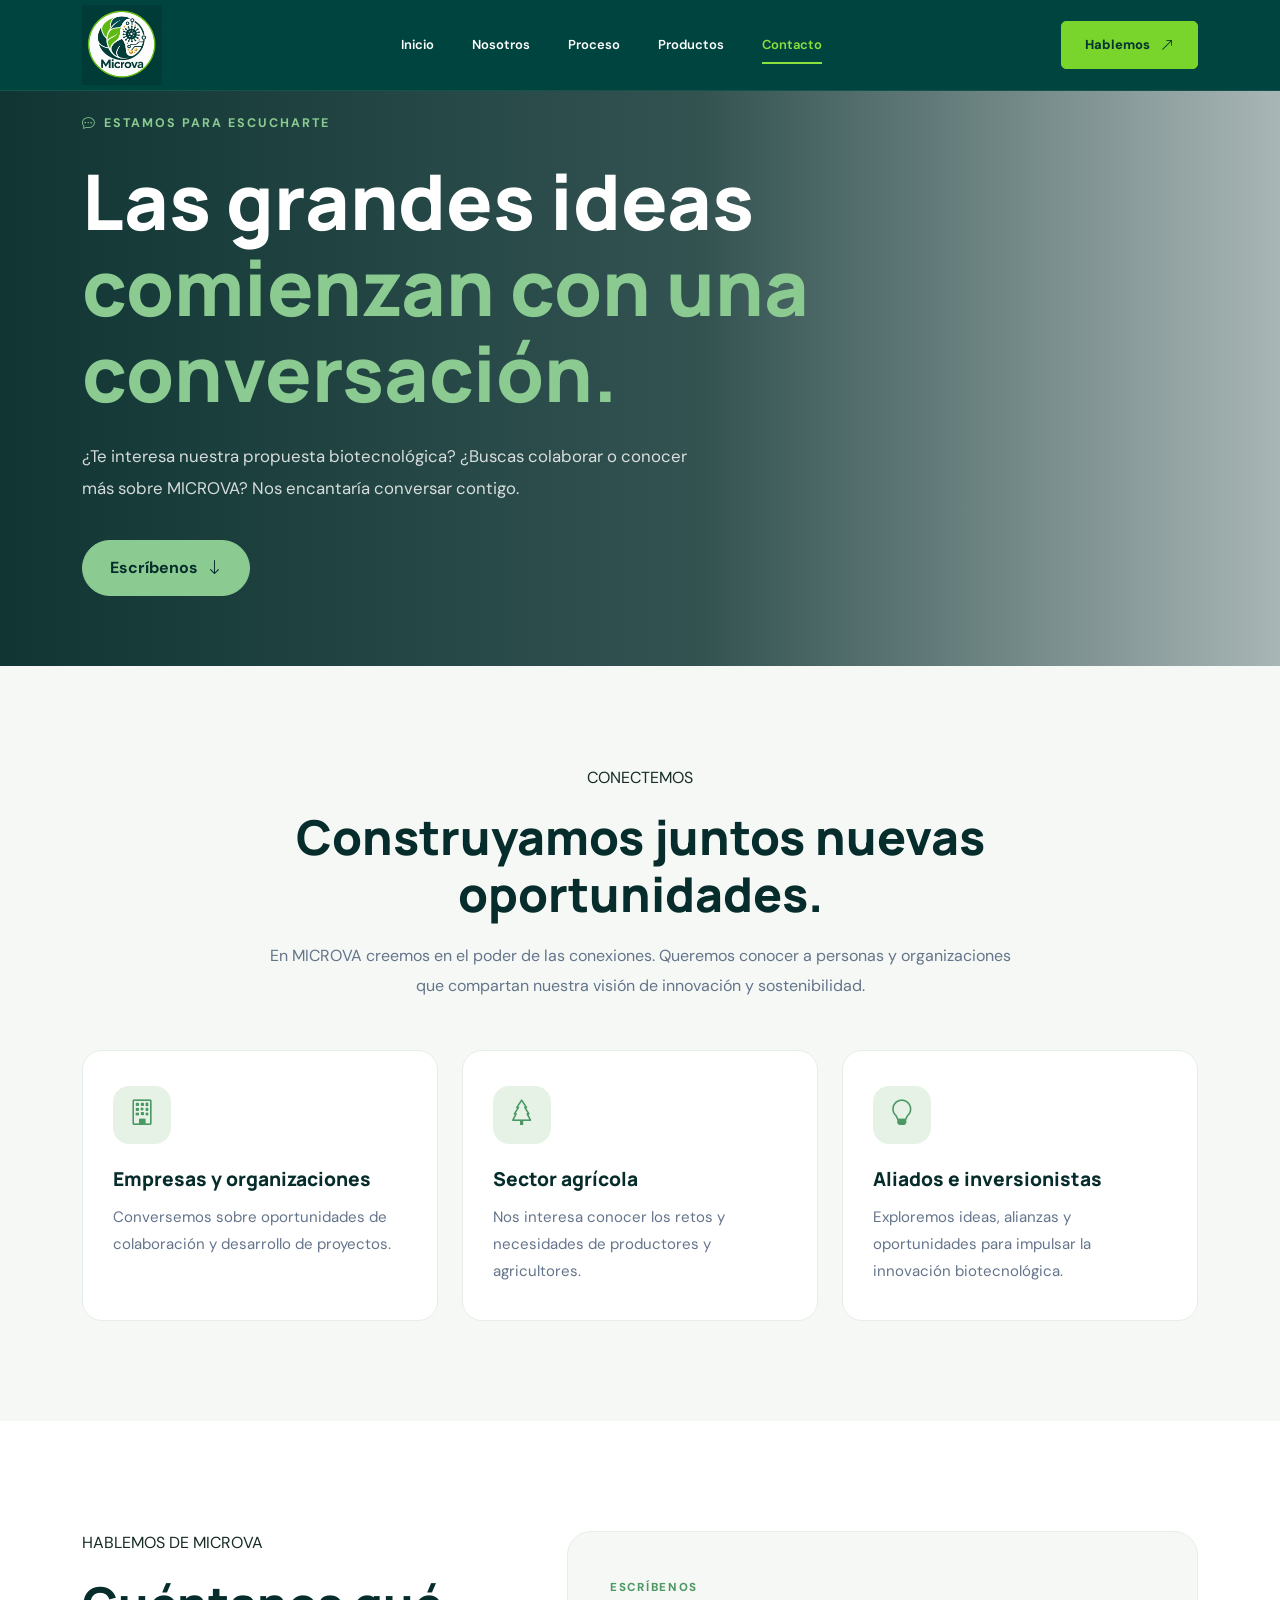
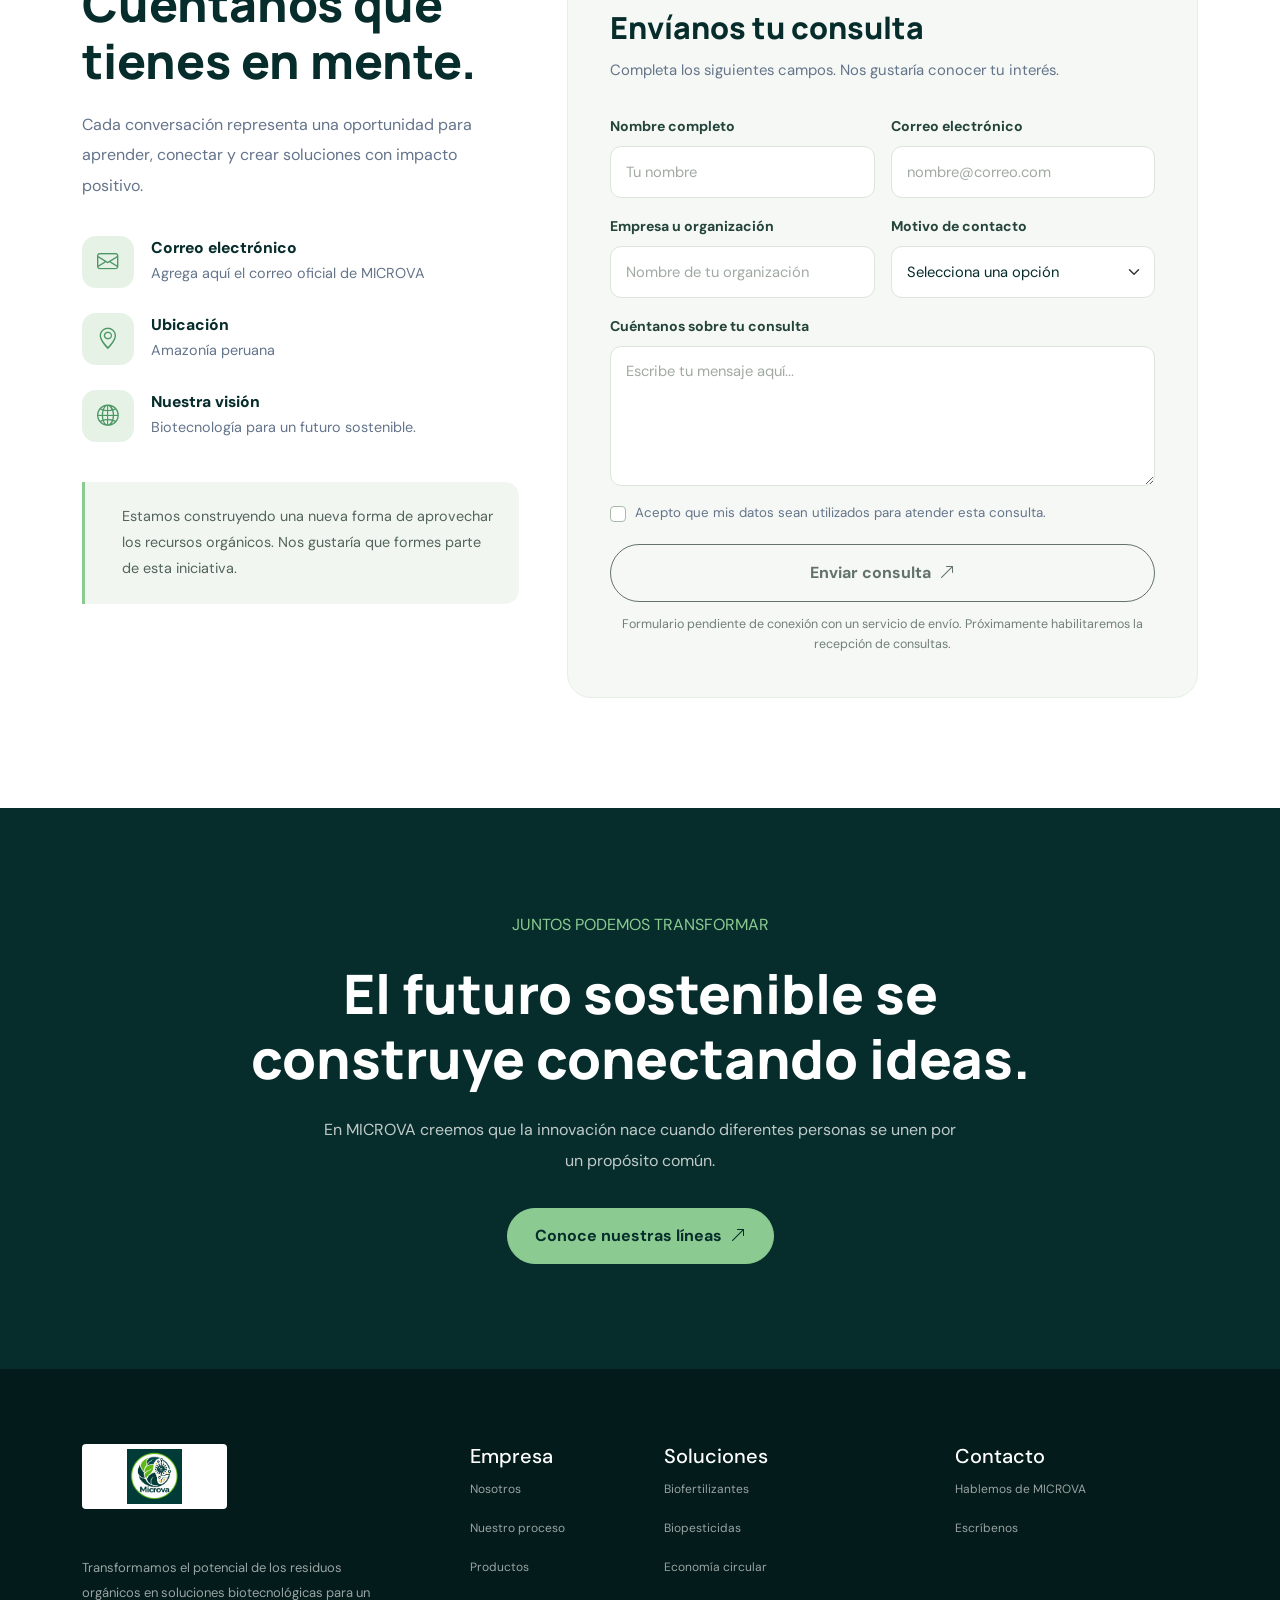
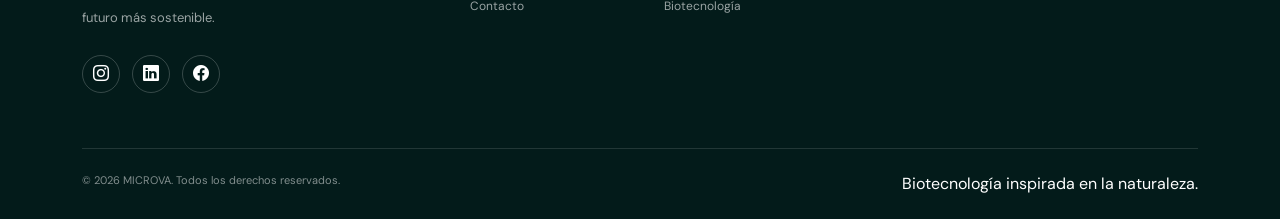
<file: contactos.html>
<!DOCTYPE html>
<html lang="es">
<head>
    <meta charset="UTF-8">
    <meta name="viewport" content="width=device-width, initial-scale=1.0">

    <title>Contacto | MICROVA - Biotecnología Amazónica</title>
    <meta name="description" content="Conecta con MICROVA. Conversemos sobre biotecnología, biofertilizantes, biopesticidas y oportunidades de colaboración.">
    <meta name="theme-color" content="#062D2B">

    <!-- Google Fonts -->
    <link rel="preconnect" href="https://fonts.googleapis.com">
    <link rel="preconnect" href="https://fonts.gstatic.com" crossorigin>
    <link href="https://fonts.googleapis.com/css2?family=DM+Sans:wght@400;500;600;700&family=Manrope:wght@400;500;600;700;800&display=swap" rel="stylesheet">

    <!-- Bootstrap -->
    <link href="https://cdn.jsdelivr.net/npm/bootstrap@5.3.8/dist/css/bootstrap.min.css" rel="stylesheet">

    <!-- Bootstrap Icons -->
    <link rel="stylesheet" href="https://cdn.jsdelivr.net/npm/bootstrap-icons@1.13.1/font/bootstrap-icons.min.css">

    <!-- CSS principal -->
    <link rel="stylesheet" href="css/styles.css">
</head>

<body>

    <!-- NAVBAR -->
    <nav class="navbar navbar-expand-lg navbar-microva fixed-top">
        <div class="container">

            <a class="navbar-brand" href="index.html">
                <img src="img/logo.jpeg"
                     alt="MICROVA - Biotecnología Amazónica"
                     class="logo">
            </a>

            <button class="navbar-toggler"
                    type="button"
                    data-bs-toggle="collapse"
                    data-bs-target="#navbarMicrova"
                    aria-controls="navbarMicrova"
                    aria-expanded="false"
                    aria-label="Abrir menú">

                <span class="navbar-toggler-icon"></span>
            </button>

            <div class="collapse navbar-collapse" id="navbarMicrova">

                <ul class="navbar-nav mx-auto">

                    <li class="nav-item">
                        <a class="nav-link" href="index.html">Inicio</a>
                    </li>

                    <li class="nav-item">
                        <a class="nav-link" href="nosotros.html">Nosotros</a>
                    </li>

                    <li class="nav-item">
                        <a class="nav-link" href="proceso.html">Proceso</a>
                    </li>

                    <li class="nav-item">
                        <a class="nav-link" href="productos.html">Productos</a>
                    </li>

                    <li class="nav-item">
                        <a class="nav-link active" href="contacto.html">Contacto</a>
                    </li>

                </ul>

                <a href="#formulario-contacto" class="btn btn-navbar">
                    Hablemos
                    <i class="bi bi-arrow-up-right ms-2"></i>
                </a>

            </div>
        </div>
    </nav>


    <!-- HERO CONTACTO -->
    <header class="contacto-hero">

        <div class="contacto-hero-overlay"></div>

        <div class="container contacto-hero-content">

            <span class="contacto-eyebrow">
                <i class="bi bi-chat-dots me-2"></i>
                ESTAMOS PARA ESCUCHARTE
            </span>

            <h1 class="contacto-hero-title">
                Las grandes ideas
                <span>comienzan con una conversación.</span>
            </h1>

            <p class="contacto-hero-description">
                ¿Te interesa nuestra propuesta biotecnológica?
                ¿Buscas colaborar o conocer más sobre MICROVA?
                Nos encantaría conversar contigo.
            </p>

            <a href="#formulario-contacto" class="btn btn-contacto-primary">
                Escríbenos
                <i class="bi bi-arrow-down ms-2"></i>
            </a>

        </div>
    </header>


    <!-- INTRODUCCIÓN -->
    <section class="contacto-intro">
        <div class="container">

            <div class="contacto-intro-heading text-center">
                <span class="section-tag">CONECTEMOS</span>

                <h2>
                    Construyamos juntos nuevas oportunidades.
                </h2>

                <p>
                    En MICROVA creemos en el poder de las conexiones.
                    Queremos conocer a personas y organizaciones que
                    compartan nuestra visión de innovación y sostenibilidad.
                </p>
            </div>

            <div class="row g-4 mt-4">

                <div class="col-md-4">
                    <div class="contacto-interest-card">
                        <div class="contacto-interest-icon">
                            <i class="bi bi-building"></i>
                        </div>

                        <h3>Empresas y organizaciones</h3>

                        <p>
                            Conversemos sobre oportunidades de colaboración
                            y desarrollo de proyectos.
                        </p>
                    </div>
                </div>

                <div class="col-md-4">
                    <div class="contacto-interest-card">
                        <div class="contacto-interest-icon">
                            <i class="bi bi-tree"></i>
                        </div>

                        <h3>Sector agrícola</h3>

                        <p>
                            Nos interesa conocer los retos y necesidades
                            de productores y agricultores.
                        </p>
                    </div>
                </div>

                <div class="col-md-4">
                    <div class="contacto-interest-card">
                        <div class="contacto-interest-icon">
                            <i class="bi bi-lightbulb"></i>
                        </div>

                        <h3>Aliados e inversionistas</h3>

                        <p>
                            Exploremos ideas, alianzas y oportunidades
                            para impulsar la innovación biotecnológica.
                        </p>
                    </div>
                </div>

            </div>
        </div>
    </section>


    <!-- FORMULARIO Y CONTACTO -->
    <section class="contacto-main" id="formulario-contacto">

        <div class="container">

            <div class="row g-5 align-items-start">

                <!-- INFORMACIÓN -->
                <div class="col-lg-5">

                    <span class="section-tag">
                        HABLEMOS DE MICROVA
                    </span>

                    <h2 class="contacto-main-title">
                        Cuéntanos qué tienes en mente.
                    </h2>

                    <p class="contacto-main-description">
                        Cada conversación representa una oportunidad
                        para aprender, conectar y crear soluciones
                        con impacto positivo.
                    </p>

                    <div class="contacto-info-list">

                        <div class="contacto-info-item">
                            <div class="contacto-info-icon">
                                <i class="bi bi-envelope"></i>
                            </div>

                            <div>
                                <h4>Correo electrónico</h4>
                                <p>Agrega aquí el correo oficial de MICROVA</p>
                            </div>
                        </div>

                        <div class="contacto-info-item">
                            <div class="contacto-info-icon">
                                <i class="bi bi-geo-alt"></i>
                            </div>

                            <div>
                                <h4>Ubicación</h4>
                                <p>Amazonía peruana</p>
                            </div>
                        </div>

                        <div class="contacto-info-item">
                            <div class="contacto-info-icon">
                                <i class="bi bi-globe2"></i>
                            </div>

                            <div>
                                <h4>Nuestra visión</h4>
                                <p>Biotecnología para un futuro sostenible.</p>
                            </div>
                        </div>

                    </div>

                    <div class="contacto-note">
                        <i class="bi bi-leaf"></i>
                        <p>
                            Estamos construyendo una nueva forma de
                            aprovechar los recursos orgánicos.
                            Nos gustaría que formes parte de esta iniciativa.
                        </p>
                    </div>

                </div>


                <!-- FORMULARIO -->
                <div class="col-lg-7">

                    <div class="contacto-form-card">

                        <div class="contacto-form-heading">
                            <span>ESCRÍBENOS</span>
                            <h3>Envíanos tu consulta</h3>
                            <p>
                                Completa los siguientes campos.
                                Nos gustaría conocer tu interés.
                            </p>
                        </div>

                        <form id="microvaContactForm">

                            <div class="row g-3">

                                <div class="col-md-6">
                                    <label for="nombre" class="form-label">
                                        Nombre completo
                                    </label>

                                    <input
                                        type="text"
                                        class="form-control"
                                        id="nombre"
                                        name="nombre"
                                        placeholder="Tu nombre"
                                        required>
                                </div>

                                <div class="col-md-6">
                                    <label for="correo" class="form-label">
                                        Correo electrónico
                                    </label>

                                    <input
                                        type="email"
                                        class="form-control"
                                        id="correo"
                                        name="correo"
                                        placeholder="nombre@correo.com"
                                        required>
                                </div>

                                <div class="col-md-6">
                                    <label for="organizacion" class="form-label">
                                        Empresa u organización
                                    </label>

                                    <input
                                        type="text"
                                        class="form-control"
                                        id="organizacion"
                                        name="organizacion"
                                        placeholder="Nombre de tu organización">
                                </div>

                                <div class="col-md-6">
                                    <label for="tipoConsulta" class="form-label">
                                        Motivo de contacto
                                    </label>

                                    <select
                                        class="form-select"
                                        id="tipoConsulta"
                                        name="tipoConsulta"
                                        required>

                                        <option value="" selected disabled>
                                            Selecciona una opción
                                        </option>

                                        <option value="Productos">
                                            Información sobre productos
                                        </option>

                                        <option value="Colaboración">
                                            Colaboración empresarial
                                        </option>

                                        <option value="Agricultura">
                                            Sector agrícola
                                        </option>

                                        <option value="Inversión">
                                            Inversión y alianzas
                                        </option>

                                        <option value="Otro">
                                            Otro motivo
                                        </option>

                                    </select>
                                </div>

                                <div class="col-12">
                                    <label for="mensaje" class="form-label">
                                        Cuéntanos sobre tu consulta
                                    </label>

                                    <textarea
                                        class="form-control"
                                        id="mensaje"
                                        name="mensaje"
                                        rows="5"
                                        placeholder="Escribe tu mensaje aquí..."
                                        required></textarea>
                                </div>

                                <div class="col-12">
                                    <div class="form-check">
                                        <input
                                            class="form-check-input"
                                            type="checkbox"
                                            id="privacidad"
                                            required>

                                        <label
                                            class="form-check-label"
                                            for="privacidad">
                                            Acepto que mis datos sean utilizados
                                            para atender esta consulta.
                                        </label>
                                    </div>
                                </div>

                                <div class="col-12">
                                    <button
                                        type="submit"
                                        class="btn btn-contacto-submit"
                                        disabled>

                                        Enviar consulta
                                        <i class="bi bi-arrow-up-right ms-2"></i>
                                    </button>

                                    <p class="contacto-form-notice">
                                        Formulario pendiente de conexión con
                                        un servicio de envío. Próximamente
                                        habilitaremos la recepción de consultas.
                                    </p>
                                </div>

                            </div>

                        </form>

                    </div>

                </div>

            </div>
        </div>
    </section>


    <!-- CTA FINAL -->
    <section class="contacto-cta">

        <div class="container">

            <div class="contacto-cta-content">

                <span class="section-tag">
                    JUNTOS PODEMOS TRANSFORMAR
                </span>

                <h2>
                    El futuro sostenible se construye conectando ideas.
                </h2>

                <p>
                    En MICROVA creemos que la innovación nace cuando
                    diferentes personas se unen por un propósito común.
                </p>

                <a href="productos.html" class="btn btn-contacto-primary">
                    Conoce nuestras líneas
                    <i class="bi bi-arrow-up-right ms-2"></i>
                </a>

            </div>

        </div>
    </section>


    <!-- FOOTER -->
    <footer class="footer-microva">
        <div class="container">

            <div class="row g-5 footer-main">

                <div class="col-lg-4 col-md-6">

                    <a href="index.html" class="footer-brand">
                        <img src="img/logo.jpeg"
                             alt="MICROVA - Biotecnología Amazónica"
                             class="logo">
                    </a>

                    <p class="footer-description">
                        Transformamos el potencial de los residuos
                        orgánicos en soluciones biotecnológicas
                        para un futuro más sostenible.
                    </p>

                    <div class="footer-socials">
                        <a href="#" aria-label="Instagram">
                            <i class="bi bi-instagram"></i>
                        </a>

                        <a href="#" aria-label="LinkedIn">
                            <i class="bi bi-linkedin"></i>
                        </a>

                        <a href="#" aria-label="Facebook">
                            <i class="bi bi-facebook"></i>
                        </a>
                    </div>

                </div>

                <div class="col-lg-2 col-md-6">
                    <h5>Empresa</h5>

                    <ul>
                        <li><a href="nosotros.html">Nosotros</a></li>
                        <li><a href="proceso.html">Nuestro proceso</a></li>
                        <li><a href="productos.html">Productos</a></li>
                        <li><a href="contacto.html">Contacto</a></li>
                    </ul>
                </div>

                <div class="col-lg-3 col-md-6">
                    <h5>Soluciones</h5>

                    <ul>
                        <li><a href="productos.html">Biofertilizantes</a></li>
                        <li><a href="productos.html">Biopesticidas</a></li>
                        <li><a href="proceso.html">Economía circular</a></li>
                        <li><a href="proceso.html">Biotecnología</a></li>
                    </ul>
                </div>

                <div class="col-lg-3 col-md-6">
                    <h5>Contacto</h5>

                    <ul>
                        <li><a href="contacto.html">Hablemos de MICROVA</a></li>
                        <li><a href="contacto.html">Escríbenos</a></li>
                    </ul>
                </div>

            </div>

            <div class="footer-bottom">
                <p>
                    © <span id="currentYear"></span>
                    MICROVA. Todos los derechos reservados.
                </p>

                <span>
                    Biotecnología inspirada en la naturaleza.
                </span>
            </div>

        </div>
    </footer>


    <!-- VOLVER ARRIBA -->
    <button id="backToTop" class="back-to-top" aria-label="Volver arriba">
        <i class="bi bi-arrow-up"></i>
    </button>


    <!-- SCRIPTS -->
    <script src="https://cdn.jsdelivr.net/npm/bootstrap@5.3.8/dist/js/bootstrap.bundle.min.js"></script>
    <script src="js/main.js"></script>

</body>
</html>
</file>
<file: css/styles.css>
/* =========================================
   MICROVA - IDENTIDAD VISUAL
========================================= */

:root {
    --green-dark: #062D2B;
    --green-deep: #041F1E;
    --green-primary: #0B6255;
    --green-medium: #16816B;
    --green-light: #DCEFE5;
    --green-soft: #F1F7F2;
    --white: #FFFFFF;
    --text-dark: #172B27;
    --text-muted: #687873;
    --border-light: #E4EBE6;

    --font-primary: 'Manrope', sans-serif;
    --font-secondary: 'DM Sans', sans-serif;

    --transition: all 0.3s ease;
}


/* =========================================
   GENERAL
========================================= */

* {
    margin: 0;
    padding: 0;
    box-sizing: border-box;
}

html {
    scroll-behavior: smooth;
    scroll-padding-top: 90px;
}

body {
    font-family: var(--font-secondary);
    color: var(--text-dark);
    background: var(--white);
    overflow-x: hidden;
}

a {
    text-decoration: none;
}

img {
    max-width: 100%;
    display: block;
}

.section-padding {
    padding: 110px 0;
}

.section-label {
    display: inline-flex;
    align-items: center;
    gap: 10px;
    color: var(--green-primary);
    font-size: 11px;
    font-weight: 800;
    letter-spacing: 2px;
    margin-bottom: 25px;
}

.section-label span {
    display: inline-block;
    width: 25px;
    height: 2px;
    background: var(--green-medium);
}

.section-title {
    font-family: var(--font-primary);
    font-size: clamp(30px, 4vw, 48px);
    line-height: 1.2;
    font-weight: 800;
    letter-spacing: -1.8px;
    margin-bottom: 25px;
}

.section-title span {
    color: var(--green-medium);
    display: block;
}

.section-description {
    color: var(--text-muted);
    font-size: 16px;
    line-height: 1.9;
    margin-bottom: 18px;
}


/* =========================================
   NAVBAR
========================================= */

/* =========================================
   MICROVA - NAVBAR CORPORATIVO
========================================= */

.navbar-microva {
    background: #00443F;
    padding: 5px 0;
    min-height: 88px;
    border-bottom: 1px solid rgba(255,255,255,0.08);
    transition: all 0.3s ease;
    z-index: 1000;
}

/* Navbar al desplazarse */

.navbar-microva.scrolled {
    min-height: 76px;
    padding: 2px 0;
    background: #003B36;
    box-shadow: 0 5px 25px rgba(0,0,0,0.15);
}

/* LOGO */

.navbar-microva .navbar-brand {
    display: flex;
    align-items: center;
    padding: 0;
    margin: 0;
}

.navbar-microva .logo {
    width: 80px;
    height: 80px;
    object-fit: contain;
    display: block;
    transition: all 0.3s ease;
}

.navbar-microva.scrolled .logo {
    width: 68px;
    height: 68px;
}

/* ENLACES */

.navbar-microva .navbar-nav {
    gap: 12px;
}

.navbar-microva .nav-link {
    color: #FFFFFF;
    font-size: 13px;
    font-weight: 600;
    padding: 12px 13px !important;
    position: relative;
    transition: all 0.3s ease;
}

/* Hover */

.navbar-microva .nav-link:hover {
    color: #8BE13D;
}

/* Enlace activo */

.navbar-microva .nav-link.active {
    color: #8BE13D;
}

/* Línea inferior */

.navbar-microva .nav-link::after {
    content: "";
    position: absolute;
    bottom: 3px;
    left: 13px;
    width: 0;
    height: 2px;
    background: #8BE13D;
    transition: all 0.3s ease;
}

.navbar-microva .nav-link:hover::after,
.navbar-microva .nav-link.active::after {
    width: calc(100% - 26px);
}

/* BOTÓN CONTACTO */

.navbar-microva .btn-navbar {
    background: #79D52B;
    color: #07352F;
    padding: 13px 23px;
    border-radius: 5px;
    font-size: 13px;
    font-weight: 800;
    border: 1px solid #79D52B;
    transition: all 0.3s ease;
}

.navbar-microva .btn-navbar:hover {
    background: #FFFFFF;
    border-color: #FFFFFF;
    color: #00443F;
    transform: translateY(-2px);
}

/* BOTÓN MÓVIL */

.navbar-microva .navbar-toggler {
    border: 1px solid rgba(255,255,255,0.35);
    padding: 9px 12px;
    box-shadow: none;
}

.navbar-microva .navbar-toggler:focus {
    box-shadow: 0 0 0 3px rgba(139,225,61,0.2);
}

.navbar-microva .navbar-toggler-icon {
    filter: brightness(0) invert(1);
}

/* RESPONSIVE */

@media (max-width: 991px) {

    .navbar-microva {
        min-height: 75px;
    }

    .navbar-microva .logo {
        width: 68px;
        height: 68px;
    }

    .navbar-microva .navbar-collapse {
        background: #00443F;
        padding: 20px;
        margin-top: 5px;
        border-top: 1px solid rgba(255,255,255,0.12);
        border-radius: 0 0 8px 8px;
    }

    .navbar-microva .navbar-nav {
        gap: 3px;
    }

    .navbar-microva .nav-link {
        padding: 12px 5px !important;
    }

    .navbar-microva .nav-link::after {
        display: none;
    }

    .navbar-microva .btn-navbar {
        display: inline-block;
        margin-top: 12px;
    }

}


/* =========================================
   HERO
========================================= */

.hero {
    position: relative;
    min-height: 760px;
    background:
        linear-gradient(
            90deg,
            rgba(3, 30, 27, 0.96) 0%,
            rgba(3, 30, 27, 0.82) 48%,
            rgba(3, 30, 27, 0.28) 100%
        ),
        url("https://images.unsplash.com/photo-1441974231531-c6227db76b6e")
        center/cover no-repeat;

    color: white;
    overflow: hidden;
}

.hero-content {
    position: relative;
    z-index: 2;
}

.hero-tag {
    display: inline-flex;
    align-items: center;
    gap: 12px;
    padding: 11px 17px;
    border: 1px solid rgba(255,255,255,0.25);
    background: rgba(255,255,255,0.08);
    border-radius: 50px;
    font-size: 10px;
    font-weight: 800;
    letter-spacing: 2px;
    margin-bottom: 30px;
}

.hero-tag-dot {
    width: 8px;
    height: 8px;
    background: #6EE7B7;
    border-radius: 50%;
    box-shadow: 0 0 12px #6EE7B7;
}

.hero-title {
    font-family: var(--font-primary);
    font-size: clamp(43px, 6vw, 76px);
    font-weight: 800;
    line-height: 1.12;
    letter-spacing: -3px;
    max-width: 850px;
    margin-bottom: 27px;
}

.hero-title span {
    color: #82D9A8;
    display: block;
}

.hero-description {
    max-width: 630px;
    font-size: 16px;
    line-height: 1.9;
    color: rgba(255,255,255,0.8);
    margin-bottom: 35px;
}

.hero-buttons {
    display: flex;
    flex-wrap: wrap;
    gap: 14px;
}

.btn-primary-microva {
    background: #16816B;
    color: white;
    padding: 16px 25px;
    border-radius: 5px;
    font-size: 13px;
    font-weight: 700;
    transition: var(--transition);
    border: 1px solid #16816B;
}

.btn-primary-microva:hover {
    background: #0D6554;
    color: white;
    transform: translateY(-3px);
}

.btn-outline-microva {
    border: 1px solid rgba(255,255,255,0.5);
    color: white;
    padding: 16px 25px;
    border-radius: 5px;
    font-size: 13px;
    font-weight: 700;
    transition: var(--transition);
}

.btn-outline-microva:hover {
    background: white;
    color: var(--green-dark);
}

.hero-bottom {
    display: flex;
    flex-wrap: wrap;
    gap: 30px;
    margin-top: 65px;
    padding-top: 25px;
    border-top: 1px solid rgba(255,255,255,0.2);
}

.hero-stat {
    display: flex;
    align-items: center;
    gap: 10px;
    font-size: 12px;
    color: rgba(255,255,255,0.85);
    font-weight: 600;
}

.hero-stat i {
    color: #82D9A8;
    font-size: 19px;
}

.hero-scroll {
    position: absolute;
    right: 5%;
    bottom: 40px;
    display: flex;
    align-items: center;
    gap: 15px;
    color: white;
    font-size: 9px;
    font-weight: 700;
    letter-spacing: 2px;
    z-index: 2;
}

.hero-scroll i {
    font-size: 20px;
}


/* =========================================
   INTRODUCCIÓN
========================================= */

.section-intro {
    background: white;
}

.link-microva {
    display: inline-flex;
    align-items: center;
    gap: 12px;
    color: var(--green-primary);
    font-weight: 800;
    font-size: 13px;
    margin-top: 15px;
    transition: var(--transition);
}

.link-microva:hover {
    color: var(--green-medium);
    gap: 18px;
}

.intro-image-wrapper {
    position: relative;
    padding: 0 0 35px 35px;
}

.intro-image-wrapper::before {
    content: "";
    position: absolute;
    top: -20px;
    left: 10px;
    width: 75%;
    height: 75%;
    background: var(--green-light);
    z-index: 0;
    border-radius: 5px;
}

.intro-image {
    position: relative;
    z-index: 1;
    width: 100%;
    height: 470px;
    object-fit: cover;
    border-radius: 5px;
}

.intro-image-card {
    position: absolute;
    z-index: 2;
    bottom: 0;
    left: 0;
    background: var(--green-dark);
    color: white;
    padding: 22px 25px;
    display: flex;
    align-items: center;
    gap: 15px;
    max-width: 310px;
    border-radius: 5px;
}

.intro-image-card > i {
    font-size: 32px;
    color: #82D9A8;
}

.intro-image-card strong,
.intro-image-card span {
    display: block;
}

.intro-image-card strong {
    font-size: 13px;
    margin-bottom: 5px;
}

.intro-image-card span {
    font-size: 10px;
    color: rgba(255,255,255,0.7);
}


/* =========================================
   PROBLEMA
========================================= */

.section-problem {
    background: var(--green-dark);
    color: white;
}

.light-label {
    color: #82D9A8;
}

.light-label span {
    background: #82D9A8;
}

.light-title {
    color: white;
}

.light-title span {
    color: #82D9A8;
}

.problem-description {
    color: rgba(255,255,255,0.7);
    font-size: 15px;
    line-height: 1.9;
    max-width: 750px;
    margin: auto;
}

.problem-card {
    height: 100%;
    padding: 35px 30px;
    background: rgba(255,255,255,0.05);
    border: 1px solid rgba(255,255,255,0.12);
    border-radius: 6px;
    transition: var(--transition);
}

.problem-card:hover {
    background: rgba(255,255,255,0.1);
    transform: translateY(-8px);
}

.problem-icon {
    width: 55px;
    height: 55px;
    display: grid;
    place-items: center;
    background: rgba(130,217,168,0.13);
    border-radius: 5px;
    margin-bottom: 25px;
}

.problem-icon i {
    font-size: 25px;
    color: #82D9A8;
}

.problem-card h3 {
    font-family: var(--font-primary);
    font-size: 19px;
    font-weight: 800;
    margin-bottom: 15px;
}

.problem-card p {
    color: rgba(255,255,255,0.65);
    font-size: 13px;
    line-height: 1.9;
    margin: 0;
}


/* =========================================
   SOLUCIONES
========================================= */

.section-solutions {
    background: var(--green-soft);
}

.solution-card {
    background: white;
    height: 100%;
    border-radius: 6px;
    overflow: hidden;
    transition: var(--transition);
    border: 1px solid var(--border-light);
}

.solution-card:hover {
    transform: translateY(-8px);
    box-shadow: 0 20px 45px rgba(6,45,43,0.09);
}

.solution-image {
    height: 300px;
    position: relative;
    overflow: hidden;
}

.solution-image img {
    width: 100%;
    height: 100%;
    object-fit: cover;
    transition: transform 0.6s ease;
}

.solution-card:hover .solution-image img {
    transform: scale(1.06);
}

.solution-number {
    position: absolute;
    top: 20px;
    left: 20px;
    background: white;
    color: var(--green-dark);
    width: 42px;
    height: 42px;
    display: grid;
    place-items: center;
    font-weight: 800;
    border-radius: 50%;
}

.solution-content {
    padding: 35px;
}

.solution-category {
    color: var(--green-medium);
    font-size: 10px;
    font-weight: 800;
    letter-spacing: 2px;
}

.solution-content h3 {
    font-family: var(--font-primary);
    font-size: 27px;
    font-weight: 800;
    margin: 15px 0;
}

.solution-content p {
    color: var(--text-muted);
    font-size: 13px;
    line-height: 1.9;
    margin-bottom: 25px;
}

.solution-link {
    color: var(--green-primary);
    font-size: 12px;
    font-weight: 800;
    display: inline-flex;
    gap: 12px;
    align-items: center;
    transition: var(--transition);
}

.solution-link:hover {
    gap: 18px;
    color: var(--green-medium);
}


/* =========================================
   PROCESO
========================================= */

.section-process {
    background: white;
}

.btn-dark-microva {
    background: var(--green-dark);
    color: white;
    padding: 16px 24px;
    border-radius: 5px;
    font-size: 12px;
    font-weight: 700;
    margin-top: 20px;
    transition: var(--transition);
}

.btn-dark-microva:hover {
    background: var(--green-medium);
    color: white;
    transform: translateY(-3px);
}

.process-list {
    padding-left: 25px;
    border-left: 1px solid #C7DED1;
}

.process-item {
    display: flex;
    align-items: flex-start;
    gap: 22px;
    position: relative;
    padding: 0 0 35px 0;
}

.process-item:last-child {
    padding-bottom: 0;
}

.process-icon {
    width: 55px;
    height: 55px;
    flex-shrink: 0;
    background: var(--green-soft);
    color: var(--green-primary);
    border: 1px solid #D7E9DD;
    border-radius: 5px;
    display: grid;
    place-items: center;
    font-size: 23px;
    margin-left: -53px;
}

.process-info span {
    color: var(--green-medium);
    font-size: 10px;
    font-weight: 800;
    letter-spacing: 2px;
}

.process-info h3 {
    font-family: var(--font-primary);
    font-size: 18px;
    font-weight: 800;
    margin: 8px 0;
}

.process-info p {
    color: var(--text-muted);
    font-size: 13px;
    line-height: 1.8;
    margin: 0;
}


/* =========================================
   IMPACTO
========================================= */

.section-impact {
    background: var(--green-deep);
    color: white;
}

.impact-description {
    font-size: 15px;
    color: rgba(255,255,255,0.7);
    line-height: 1.9;
    margin-bottom: 30px;
}

.btn-light-microva {
    background: white;
    color: var(--green-dark);
    padding: 16px 24px;
    border-radius: 5px;
    font-size: 12px;
    font-weight: 800;
    transition: var(--transition);
}

.btn-light-microva:hover {
    background: #82D9A8;
    color: var(--green-dark);
    transform: translateY(-3px);
}

.impact-visual {
    height: 470px;
    position: relative;
    overflow: hidden;
    border-radius: 5px;
}

.impact-visual img {
    width: 100%;
    height: 100%;
    object-fit: cover;
}

.impact-overlay {
    position: absolute;
    inset: 0;
    background: linear-gradient(
        0deg,
        rgba(3,30,27,0.94),
        rgba(3,30,27,0.05)
    );
    display: flex;
    flex-direction: column;
    justify-content: flex-end;
    padding: 35px;
}

.impact-overlay i {
    color: #82D9A8;
    font-size: 32px;
    margin-bottom: 15px;
}

.impact-overlay h3 {
    font-family: var(--font-primary);
    font-size: 23px;
    font-weight: 800;
}

.impact-overlay p {
    color: rgba(255,255,255,0.75);
    font-size: 13px;
    line-height: 1.8;
    margin: 0;
}


/* =========================================
   CTA
========================================= */

.section-cta {
    background: var(--green-soft);
}

.cta-content {
    max-width: 800px;
    margin: auto;
}

.cta-content h2 {
    font-family: var(--font-primary);
    font-size: clamp(32px, 5vw, 53px);
    font-weight: 800;
    letter-spacing: -2px;
    line-height: 1.2;
    margin-bottom: 20px;
}

.cta-content h2 span {
    display: block;
    color: var(--green-medium);
}

.cta-content p {
    color: var(--text-muted);
    line-height: 1.9;
    font-size: 15px;
    margin-bottom: 30px;
}


/* =========================================
   FOOTER
========================================= */

.footer-microva {
    background: #031B1A;
    color: white;
    padding-top: 75px;
}

.footer-main {
    padding-bottom: 55px;
}

.footer-brand img {
    width: 145px;
    height: 65px;
    object-fit: contain;
    background: white;
    padding: 5px;
    border-radius: 4px;
}

.footer-description {
    max-width: 300px;
    color: rgba(255,255,255,0.6);
    font-size: 13px;
    line-height: 1.9;
    margin-top: 22px;
}

.footer-socials {
    display: flex;
    gap: 12px;
    margin-top: 25px;
}

.footer-socials a {
    width: 38px;
    height: 38px;
    border: 1px solid rgba(255,255,255,0.2);
    color: white;
    display: grid;
    place-items: center;
    border-radius: 50%;
    transition: var(--transition);
}

.footer-socials a:hover {
    background: var(--green-medium);
    border-color: var(--green-medium);
    transform: translateY(-3px);
}

.footer-microva h4 {
    font-size: 14px;
    font-weight: 800;
    margin-bottom: 25px;
}

.footer-microva ul {
    list-style: none;
    padding: 0;
    margin: 0;
}

.footer-microva ul li {
    margin-bottom: 15px;
}

.footer-microva ul a {
    color: rgba(255,255,255,0.6);
    font-size: 12px;
    transition: var(--transition);
}

.footer-microva ul a:hover {
    color: #82D9A8;
    padding-left: 5px;
}

.footer-bottom {
    border-top: 1px solid rgba(255,255,255,0.12);
    padding: 23px 0;
    display: flex;
    justify-content: space-between;
    gap: 15px;
}

.footer-bottom p {
    color: rgba(255,255,255,0.5);
    font-size: 11px;
    margin: 0;
}


/* =========================================
   VOLVER ARRIBA
========================================= */

.back-to-top {
    position: fixed;
    right: 25px;
    bottom: 25px;
    width: 45px;
    height: 45px;
    background: var(--green-medium);
    color: white;
    border: none;
    border-radius: 5px;
    font-size: 19px;
    z-index: 999;
    opacity: 0;
    visibility: hidden;
    transform: translateY(15px);
    transition: var(--transition);
    cursor: pointer;
}

.back-to-top.show {
    opacity: 1;
    visibility: visible;
    transform: translateY(0);
}

.back-to-top:hover {
    background: var(--green-dark);
}


/* =========================================
   ANIMACIONES
========================================= */

.reveal {
    opacity: 0;
    transform: translateY(30px);
    transition: opacity 0.8s ease, transform 0.8s ease;
}

.reveal.active {
    opacity: 1;
    transform: translateY(0);
}


/* =========================================
   RESPONSIVE
========================================= */

@media (max-width: 991px) {

    .section-padding {
        padding: 85px 0;
    }

    .navbar-microva .navbar-collapse {
        background: white;
        padding: 20px;
        margin-top: 15px;
        border-radius: 6px;
        box-shadow: 0 10px 30px rgba(0,0,0,0.08);
    }

    .navbar-nav {
        gap: 2px;
    }

    .navbar-microva .nav-link {
        padding: 12px 5px !important;
    }

    .btn-navbar {
        display: inline-block;
        margin-top: 12px;
    }

    .hero {
        min-height: 700px;
        background-position: center;
    }

    .hero-title {
        font-size: clamp(42px, 8vw, 65px);
    }

    .hero-bottom {
        gap: 20px;
    }

    .intro-image {
        height: 400px;
    }
}


@media (max-width: 767px) {

    .section-padding {
        padding: 70px 0;
    }

    .logo {
        width: 125px;
        height: 48px;
    }

    .hero {
        min-height: 720px;
        background-position: 58% center;
    }

    .hero-title {
        font-size: 43px;
        letter-spacing: -2px;
    }

    .hero-description {
        font-size: 14px;
    }

    .hero-buttons {
        flex-direction: column;
        align-items: flex-start;
    }

    .hero-buttons .btn {
        width: 100%;
        text-align: center;
    }

    .hero-bottom {
        flex-direction: column;
        gap: 15px;
        margin-top: 40px;
    }

    .hero-scroll {
        display: none;
    }

    .intro-image-wrapper {
        padding-left: 15px;
    }

    .intro-image {
        height: 330px;
    }

    .intro-image-card {
        left: 0;
        max-width: 270px;
        padding: 17px;
    }

    .problem-card {
        padding: 28px 23px;
    }

    .solution-image {
        height: 240px;
    }

    .solution-content {
        padding: 25px;
    }

    .process-list {
        margin-left: 5px;
    }

    .impact-visual {
        height: 350px;
    }

    .footer-bottom {
        flex-direction: column;
        text-align: center;
    }

    .footer-microva {
        padding-top: 55px;
    }

}


@media (max-width: 400px) {

    .hero-title {
        font-size: 36px;
    }

    .hero-tag {
        font-size: 8px;
        letter-spacing: 1px;
    }

    .section-title {
        font-size: 30px;
    }

}



/* =========================================
   MICROVA - NOSOTROS
========================================= */

/* HERO */

.nosotros-hero {
    position: relative;
    min-height: 750px;
    background:
        url("https://images.unsplash.com/photo-1441974231531-c6227db76b6e")
        center/cover no-repeat;
    color: #ffffff;
}

.nosotros-hero-overlay {
    position: absolute;
    inset: 0;
    background: linear-gradient(
        90deg,
        rgba(4, 35, 31, .96) 0%,
        rgba(4, 35, 31, .78) 55%,
        rgba(4, 35, 31, .35) 100%
    );
}

.nosotros-hero-content {
    position: relative;
    z-index: 2;
}

.nosotros-hero-title {
    font-family: 'Manrope', sans-serif;
    font-size: clamp(3rem, 5.5vw, 5rem);
    font-weight: 800;
    line-height: 1.12;
    margin: 28px 0;
    max-width: 850px;
}

.nosotros-hero-title span {
    display: block;
    color: #8BCB91;
}

.nosotros-hero-description {
    color: #d4e3dc;
    font-size: 1.1rem;
    line-height: 1.9;
    max-width: 620px;
    margin-bottom: 35px;
}


/* HISTORIA */

.nosotros-historia {
    background: #ffffff;
}

.nosotros-image-wrapper {
    position: relative;
}

.nosotros-image {
    width: 100%;
    height: 520px;
    object-fit: cover;
    border-radius: 8px 80px 8px 8px;
}

.nosotros-image-card {
    position: absolute;
    bottom: 25px;
    left: 25px;
    right: 25px;
    display: flex;
    align-items: center;
    gap: 18px;
    padding: 20px;
    background: rgba(6, 45, 43, .94);
    border-radius: 12px;
    color: #ffffff;
}

.nosotros-image-card > i {
    font-size: 2rem;
    color: #8BCB91;
}

.nosotros-image-card strong,
.nosotros-image-card span {
    display: block;
}

.nosotros-image-card span {
    font-size: .85rem;
    color: #c5d8d0;
    margin-top: 4px;
}


/* IDENTIDAD */

.nosotros-identidad {
    background: #062D2B;
    color: #ffffff;
}

.nosotros-identidad-description {
    color: #c5d8d0;
    font-size: 1.05rem;
    line-height: 1.9;
    max-width: 650px;
}

.identidad-card {
    padding: 45px;
    border: 1px solid rgba(255,255,255,.18);
    border-radius: 20px;
    background: rgba(255,255,255,.06);
}

.identidad-card > i {
    font-size: 3rem;
    color: #8BCB91;
    margin-bottom: 25px;
    display: block;
}

.identidad-card h3 {
    font-family: 'Manrope', sans-serif;
    font-weight: 800;
    font-size: 1.7rem;
}

.identidad-card p {
    color: #c5d8d0;
    line-height: 1.9;
    margin: 15px 0 0;
}


/* MISIÓN Y VISIÓN */

.nosotros-mision {
    background: #F5F8F4;
}

.mision-card {
    position: relative;
    height: 100%;
    padding: 45px 38px;
    background: #ffffff;
    border: 1px solid #e4ece4;
    border-radius: 18px;
    overflow: hidden;
    transition: .35s ease;
}

.mision-card:hover {
    transform: translateY(-8px);
    box-shadow: 0 20px 40px rgba(6,45,43,.09);
}

.mision-icon {
    width: 65px;
    height: 65px;
    display: flex;
    align-items: center;
    justify-content: center;
    background: #E7F2E8;
    color: #347B4B;
    border-radius: 16px;
    font-size: 1.8rem;
    margin-bottom: 25px;
}

.mision-number {
    position: absolute;
    top: 25px;
    right: 30px;
    font-family: 'Manrope', sans-serif;
    font-size: 3.5rem;
    font-weight: 800;
    color: #edf3ed;
}

.mision-card h3 {
    font-family: 'Manrope', sans-serif;
    color: #062D2B;
    font-size: 1.7rem;
    font-weight: 800;
    margin-bottom: 20px;
}

.mision-card p {
    color: #64748b;
    line-height: 1.9;
    margin: 0;
}


/* VALORES */

.nosotros-valores {
    background: #ffffff;
}

.valor-microva-card {
    height: 100%;
    padding: 35px 25px;
    background: #F7FAF7;
    border: 1px solid #edf2ed;
    border-radius: 15px;
    transition: .35s ease;
}

.valor-microva-card:hover {
    transform: translateY(-7px);
    box-shadow: 0 15px 35px rgba(6,45,43,.08);
}

.valor-microva-card i {
    font-size: 2.5rem;
    color: #4C9865;
    display: block;
    margin-bottom: 25px;
}

.valor-microva-card h3 {
    font-family: 'Manrope', sans-serif;
    color: #062D2B;
    font-size: 1.2rem;
    font-weight: 800;
    margin-bottom: 15px;
}

.valor-microva-card p {
    color: #64748b;
    line-height: 1.8;
    font-size: .95rem;
    margin: 0;
}


/* CTA */

.nosotros-cta {
    background: #F1F6F0;
}

.nosotros-cta .cta-content {
    max-width: 850px;
    margin: auto;
}


/* RESPONSIVE */

@media (max-width: 991px) {

    .nosotros-hero {
        min-height: 700px;
    }

    .nosotros-image {
        height: 420px;
    }

}

@media (max-width: 768px) {

    .nosotros-hero {
        min-height: 680px;
    }

    .nosotros-hero-title {
        font-size: 2.8rem;
    }

    .nosotros-hero-description {
        font-size: 1rem;
    }

    .nosotros-image {
        height: 350px;
        border-radius: 8px 45px 8px 8px;
    }

    .identidad-card {
        padding: 30px;
    }

    .mision-card {
        padding: 35px 25px;
    }

}



/* =========================================
   MICROVA - PAGINA PROCESO
========================================= */

/* HERO */

.proceso-hero {
    position: relative;
    min-height: 750px;
    background:
        url("https://images.unsplash.com/photo-1500382017468-9049fed747ef")
        center/cover no-repeat;
    color: #ffffff;
}

.proceso-hero-overlay {
    position: absolute;
    inset: 0;
    background: linear-gradient(
        90deg,
        rgba(4, 35, 31, .96) 0%,
        rgba(4, 35, 31, .80) 55%,
        rgba(4, 35, 31, .30) 100%
    );
}

.proceso-hero-content {
    position: relative;
    z-index: 2;
}

.proceso-hero-title {
    font-family: 'Manrope', sans-serif;
    font-size: clamp(3rem, 5.5vw, 5rem);
    font-weight: 800;
    line-height: 1.12;
    margin: 28px 0;
    max-width: 850px;
}

.proceso-hero-title span {
    display: block;
    color: #8BCB91;
}

.proceso-hero-description {
    color: #d4e3dc;
    font-size: 1.1rem;
    line-height: 1.9;
    max-width: 620px;
    margin-bottom: 35px;
}


/* INTRODUCCIÓN */

.proceso-intro {
    background: #ffffff;
}

.proceso-intro-image {
    position: relative;
}

.proceso-intro-image img {
    width: 100%;
    height: 470px;
    object-fit: cover;
    border-radius: 8px 80px 8px 8px;
}

.proceso-floating-card {
    position: absolute;
    bottom: 25px;
    left: 25px;
    right: 25px;
    display: flex;
    align-items: center;
    gap: 18px;
    padding: 20px;
    background: rgba(6, 45, 43, .95);
    color: #ffffff;
    border-radius: 12px;
}

.proceso-floating-card > i {
    font-size: 2rem;
    color: #8BCB91;
}

.proceso-floating-card strong,
.proceso-floating-card span {
    display: block;
}

.proceso-floating-card span {
    color: #c5d8d0;
    font-size: .85rem;
    margin-top: 4px;
}


/* ETAPAS */

.proceso-etapas {
    background: #F5F8F4;
}

.proceso-timeline {
    position: relative;
    max-width: 1050px;
    margin: auto;
}

.proceso-step {
    position: relative;
    display: grid;
    grid-template-columns: 1fr 1fr;
    align-items: center;
    gap: 55px;
    margin-bottom: 90px;
}

.proceso-step:last-child {
    margin-bottom: 0;
}

.proceso-step-number {
    position: absolute;
    top: -25px;
    left: 0;
    z-index: 2;
    font-family: 'Manrope', sans-serif;
    font-size: 4.5rem;
    line-height: 1;
    font-weight: 800;
    color: #8BCB91;
    opacity: .8;
}

.proceso-step-image {
    position: relative;
    overflow: hidden;
    border-radius: 8px 55px 8px 8px;
}

.proceso-step-image img {
    display: block;
    width: 100%;
    height: 330px;
    object-fit: cover;
    transition: .5s ease;
}

.proceso-step:hover .proceso-step-image img {
    transform: scale(1.05);
}

.proceso-step-content {
    padding: 20px 0;
}

.proceso-step-content > span {
    display: inline-block;
    color: #4C9865;
    font-size: .78rem;
    font-weight: 800;
    letter-spacing: 2px;
    margin-bottom: 15px;
}

.proceso-step-content h3 {
    font-family: 'Manrope', sans-serif;
    font-size: 1.8rem;
    font-weight: 800;
    color: #062D2B;
    line-height: 1.3;
    margin-bottom: 18px;
}

.proceso-step-content p {
    color: #64748b;
    line-height: 1.9;
    margin-bottom: 22px;
}

.proceso-step-detail {
    display: inline-flex;
    align-items: center;
    gap: 10px;
    color: #347B4B;
    font-weight: 700;
    font-size: .9rem;
}

.proceso-step-detail i {
    font-size: 1.2rem;
}

/* ETAPAS ALTERNADAS */

.proceso-step.reverse .proceso-step-number {
    left: auto;
    right: 0;
}

.proceso-step.reverse .proceso-step-image {
    order: 2;
    border-radius: 55px 8px 8px 8px;
}

.proceso-step.reverse .proceso-step-content {
    order: 1;
}


/* ECONOMÍA CIRCULAR */

.proceso-circular {
    background: #062D2B;
    color: #ffffff;
}

.proceso-circular-description {
    color: #c5d8d0;
    line-height: 1.9;
    font-size: 1.05rem;
    margin-bottom: 30px;
}

/* VISUAL CIRCULAR */

.circular-visual {
    position: relative;
    width: 100%;
    max-width: 500px;
    height: 470px;
    margin: auto;
}

.circular-center {
    position: absolute;
    top: 50%;
    left: 50%;
    transform: translate(-50%, -50%);
    width: 175px;
    height: 175px;
    background: #8BCB91;
    color: #062D2B;
    border-radius: 50%;
    display: flex;
    align-items: center;
    justify-content: center;
    flex-direction: column;
    box-shadow: 0 0 0 15px rgba(139,203,145,.10);
    z-index: 2;
}

.circular-center i {
    font-size: 2.5rem;
    margin-bottom: 5px;
}

.circular-center strong {
    font-family: 'Manrope', sans-serif;
    font-size: 1.1rem;
    font-weight: 800;
}

.circular-center span {
    font-size: .75rem;
}

.circular-item {
    position: absolute;
    width: 145px;
    min-height: 110px;
    background: rgba(255,255,255,.08);
    border: 1px solid rgba(255,255,255,.17);
    border-radius: 15px;
    display: flex;
    flex-direction: column;
    align-items: center;
    justify-content: center;
    gap: 10px;
    text-align: center;
    padding: 12px;
    color: #ffffff;
    font-size: .85rem;
    font-weight: 600;
    z-index: 3;
}

.circular-item i {
    color: #8BCB91;
    font-size: 1.8rem;
}

.circular-top {
    top: 0;
    left: 50%;
    transform: translateX(-50%);
}

.circular-right {
    right: 0;
    top: 50%;
    transform: translateY(-50%);
}

.circular-bottom {
    bottom: 0;
    left: 50%;
    transform: translateX(-50%);
}

.circular-left {
    left: 0;
    top: 50%;
    transform: translateY(-50%);
}


/* RESULTADOS */

.proceso-resultados {
    background: #ffffff;
}

.proceso-result-card {
    height: 100%;
    padding: 38px 30px;
    background: #F7FAF7;
    border: 1px solid #edf2ed;
    border-radius: 16px;
    transition: .35s ease;
}

.proceso-result-card:hover {
    transform: translateY(-8px);
    box-shadow: 0 15px 35px rgba(6,45,43,.08);
}

.proceso-result-card > i {
    display: block;
    font-size: 2.5rem;
    color: #4C9865;
    margin-bottom: 25px;
}

.proceso-result-card h3 {
    font-family: 'Manrope', sans-serif;
    font-size: 1.25rem;
    color: #062D2B;
    font-weight: 800;
    margin-bottom: 15px;
}

.proceso-result-card p {
    color: #64748b;
    line-height: 1.8;
    margin: 0;
}


/* CTA */

.proceso-cta {
    background: #F1F6F0;
}

.proceso-cta .cta-content {
    max-width: 850px;
    margin: auto;
}


/* RESPONSIVE */

@media (max-width: 991px) {

    .proceso-step {
        gap: 30px;
    }

    .proceso-step-image img {
        height: 280px;
    }

    .circular-visual {
        max-width: 470px;
    }

}

@media (max-width: 768px) {

    .proceso-hero {
        min-height: 680px;
    }

    .proceso-hero-title {
        font-size: 2.8rem;
    }

    .proceso-hero-description {
        font-size: 1rem;
    }

    .proceso-intro-image img {
        height: 350px;
        border-radius: 8px 45px 8px 8px;
    }

    .proceso-step {
        grid-template-columns: 1fr;
        gap: 25px;
        margin-bottom: 65px;
    }

    .proceso-step-number {
        font-size: 3.5rem;
        top: -15px;
    }

    .proceso-step-image,
    .proceso-step.reverse .proceso-step-image {
        order: 1;
        border-radius: 8px 40px 8px 8px;
    }

    .proceso-step-content,
    .proceso-step.reverse .proceso-step-content {
        order: 2;
        padding: 0;
    }

    .proceso-step-image img {
        height: 260px;
    }

    .proceso-step.reverse .proceso-step-number {
        right: 0;
    }

    .proceso-step-content h3 {
        font-size: 1.5rem;
    }

    .circular-visual {
        height: 400px;
        max-width: 390px;
    }

    .circular-center {
        width: 135px;
        height: 135px;
    }

    .circular-center i {
        font-size: 2rem;
    }

    .circular-item {
        width: 115px;
        min-height: 90px;
        font-size: .72rem;
        gap: 5px;
        padding: 8px;
    }

    .circular-item i {
        font-size: 1.5rem;
    }

}

@media (max-width: 400px) {

    .circular-visual {
        height: 350px;
    }

    .circular-item {
        width: 100px;
        min-height: 85px;
        font-size: .67rem;
    }

    .circular-center {
        width: 115px;
        height: 115px;
    }

}



/* =========================================
   MICROVA - PAGINA PRODUCTOS
========================================= */

.productos-hero {
    min-height: 680px;
    position: relative;
    display: flex;
    align-items: center;
    background:
        url("https://images.unsplash.com/photo-1501004318641-b39e6451bec6?auto=format&fit=crop&w=2000&q=85")
        center/cover no-repeat;
    overflow: hidden;
}

.productos-hero-overlay {
    position: absolute;
    inset: 0;
    background: linear-gradient(
        90deg,
        rgba(6, 45, 43, 0.96) 0%,
        rgba(6, 45, 43, 0.82) 48%,
        rgba(6, 45, 43, 0.30) 100%
    );
}

.productos-hero-content {
    position: relative;
    z-index: 2;
    padding-top: 100px;
    padding-bottom: 70px;
}

.productos-eyebrow {
    display: inline-flex;
    align-items: center;
    color: var(--green-light, #8BCB91);
    font-size: 0.78rem;
    font-weight: 700;
    letter-spacing: 2px;
    margin-bottom: 25px;
}

.productos-hero-title {
    max-width: 800px;
    color: #fff;
    font-family: "Manrope", sans-serif;
    font-size: clamp(2.8rem, 6vw, 5rem);
    font-weight: 800;
    line-height: 1.12;
    margin-bottom: 25px;
}

.productos-hero-title span {
    display: block;
    color: #8BCB91;
}

.productos-hero-description {
    max-width: 620px;
    color: rgba(255, 255, 255, 0.82);
    font-size: 1.08rem;
    line-height: 1.85;
    margin-bottom: 35px;
}

.btn-productos-primary {
    display: inline-flex;
    align-items: center;
    padding: 15px 27px;
    border-radius: 50px;
    background: #8BCB91;
    color: #062D2B;
    font-weight: 700;
    border: 1px solid #8BCB91;
    transition: all 0.3s ease;
}

.btn-productos-primary:hover {
    background: #fff;
    color: #062D2B;
    border-color: #fff;
    transform: translateY(-3px);
}


/* INTRODUCCIÓN */

.productos-intro {
    padding: 110px 0;
    background: #F5F8F4;
}

.productos-intro-title {
    max-width: 570px;
    color: #062D2B;
    font-family: "Manrope", sans-serif;
    font-size: clamp(2rem, 4vw, 3rem);
    font-weight: 800;
    line-height: 1.2;
    margin: 20px 0;
}

.productos-intro-text {
    color: #64748b;
    font-size: 1rem;
    line-height: 1.9;
    margin-bottom: 18px;
}

.productos-intro-image {
    position: relative;
    height: 440px;
    border-radius: 24px;
}

.productos-intro-image img {
    width: 100%;
    height: 100%;
    object-fit: cover;
    border-radius: 24px;
}

.productos-image-label {
    position: absolute;
    bottom: 25px;
    left: 25px;
    display: flex;
    align-items: center;
    gap: 15px;
    padding: 18px 22px;
    background: #fff;
    border-radius: 15px;
    box-shadow: 0 12px 35px rgba(6, 45, 43, 0.13);
}

.productos-image-label > i {
    width: 45px;
    height: 45px;
    display: grid;
    place-items: center;
    background: #E8F3E8;
    color: #4C9865;
    border-radius: 12px;
    font-size: 1.4rem;
}

.productos-image-label strong,
.productos-image-label span {
    display: block;
}

.productos-image-label strong {
    color: #062D2B;
    font-size: 0.95rem;
}

.productos-image-label span {
    color: #64748b;
    font-size: 0.78rem;
    margin-top: 3px;
}


/* LÍNEAS DE PRODUCTOS */

.productos-lineas {
    padding: 110px 0;
    background: #fff;
}

.productos-lineas .section-heading {
    max-width: 700px;
    margin: 0 auto;
}

.productos-lineas .section-heading h2 {
    color: #062D2B;
    font-family: "Manrope", sans-serif;
    font-size: clamp(2rem, 4vw, 3rem);
    font-weight: 800;
    margin: 18px 0;
}

.productos-lineas .section-heading p {
    color: #64748b;
    line-height: 1.8;
}

.producto-card {
    height: 100%;
    background: #F5F8F4;
    border-radius: 22px;
    overflow: hidden;
    transition: transform 0.35s ease, box-shadow 0.35s ease;
}

.producto-card:hover {
    transform: translateY(-8px);
    box-shadow: 0 20px 50px rgba(6, 45, 43, 0.12);
}

.producto-card-image {
    height: 290px;
    position: relative;
    overflow: hidden;
}

.producto-card-image img {
    width: 100%;
    height: 100%;
    object-fit: cover;
    transition: transform 0.5s ease;
}

.producto-card:hover .producto-card-image img {
    transform: scale(1.06);
}

.producto-category {
    position: absolute;
    top: 20px;
    left: 20px;
    padding: 9px 15px;
    background: #fff;
    color: #062D2B;
    border-radius: 30px;
    font-size: 0.7rem;
    font-weight: 800;
    letter-spacing: 1px;
}

.producto-card-content {
    position: relative;
    padding: 35px;
}

.producto-icon {
    width: 58px;
    height: 58px;
    display: grid;
    place-items: center;
    background: #E2F1E3;
    color: #4C9865;
    font-size: 1.7rem;
    border-radius: 16px;
    margin-top: -65px;
    margin-bottom: 25px;
    position: relative;
    z-index: 2;
    border: 5px solid #F5F8F4;
    box-sizing: content-box;
}

.producto-icon-alt {
    background: #E5EFEB;
    color: #062D2B;
}

.producto-subtitle {
    color: #4C9865;
    font-size: 0.72rem;
    font-weight: 800;
    letter-spacing: 1.5px;
}

.producto-card-content h3 {
    color: #062D2B;
    font-family: "Manrope", sans-serif;
    font-size: 1.9rem;
    font-weight: 800;
    margin: 12px 0;
}

.producto-card-content > p {
    color: #64748b;
    font-size: 0.95rem;
    line-height: 1.8;
    min-height: 105px;
}

.producto-benefits {
    list-style: none;
    padding: 0;
    margin: 25px 0;
}

.producto-benefits li {
    display: flex;
    gap: 10px;
    color: #475569;
    font-size: 0.9rem;
    margin-bottom: 13px;
}

.producto-benefits i {
    color: #4C9865;
    font-size: 1rem;
}

.producto-link {
    display: inline-flex;
    align-items: center;
    gap: 12px;
    color: #062D2B;
    font-weight: 800;
    text-decoration: none;
    border-bottom: 1px solid #8BCB91;
    padding-bottom: 7px;
    transition: all 0.3s ease;
}

.producto-link:hover {
    color: #4C9865;
    gap: 17px;
}


/* PROPUESTA DE VALOR */

.productos-valor {
    padding: 110px 0;
    background: #F1F6F0;
}

.productos-valor h2 {
    color: #062D2B;
    font-family: "Manrope", sans-serif;
    font-size: clamp(2rem, 4vw, 3rem);
    font-weight: 800;
    line-height: 1.2;
    margin: 20px 0;
}

.productos-valor p {
    color: #64748b;
    line-height: 1.9;
    margin-bottom: 30px;
}

.productos-valor-image {
    height: 420px;
    overflow: hidden;
    border-radius: 24px;
}

.productos-valor-image img {
    width: 100%;
    height: 100%;
    object-fit: cover;
}

.btn-productos-outline {
    display: inline-flex;
    align-items: center;
    padding: 14px 24px;
    color: #062D2B;
    border: 1.5px solid #4C9865;
    border-radius: 50px;
    font-weight: 700;
    transition: all 0.3s ease;
}

.btn-productos-outline:hover {
    color: #fff;
    background: #062D2B;
    border-color: #062D2B;
}


/* COMPROMISO */

.productos-compromiso {
    position: relative;
    padding: 110px 0;
    background:
        linear-gradient(
            rgba(6, 45, 43, 0.94),
            rgba(6, 45, 43, 0.94)
        ),
        url("https://images.unsplash.com/photo-1470252649378-9c29740c9fa8?auto=format&fit=crop&w=1800&q=85")
        center/cover no-repeat;
    text-align: center;
}

.productos-compromiso-content {
    max-width: 850px;
    margin: 0 auto;
}

.productos-compromiso .section-tag {
    color: #8BCB91;
}

.productos-compromiso h2 {
    color: #fff;
    font-family: "Manrope", sans-serif;
    font-size: clamp(2rem, 4.5vw, 3.5rem);
    font-weight: 800;
    line-height: 1.2;
    margin: 25px 0;
}

.productos-compromiso p {
    max-width: 650px;
    margin: 0 auto 35px;
    color: rgba(255, 255, 255, 0.78);
    line-height: 1.9;
}


/* RESPONSIVE */

@media (max-width: 991px) {

    .productos-hero {
        min-height: 620px;
    }

    .productos-intro,
    .productos-lineas,
    .productos-valor,
    .productos-compromiso {
        padding: 80px 0;
    }

    .producto-card-content > p {
        min-height: auto;
    }
}

@media (max-width: 767px) {

    .productos-hero {
        min-height: 600px;
        background-position: 60% center;
    }

    .productos-hero-title {
        font-size: 2.65rem;
    }

    .productos-hero-description {
        font-size: 0.98rem;
    }

    .productos-intro-image {
        height: 330px;
    }

    .productos-image-label {
        left: 15px;
        bottom: 15px;
        padding: 13px;
    }

    .producto-card-image {
        height: 240px;
    }

    .producto-card-content {
        padding: 28px 24px;
    }

    .productos-valor-image {
        height: 320px;
    }
}

@media (max-width: 400px) {

    .productos-hero-title {
        font-size: 2.2rem;
    }

    .producto-card-content h3 {
        font-size: 1.6rem;
    }
}



/* =========================================
   MICROVA - PAGINA CONTACTO
========================================= */

.contacto-hero {
    min-height: 650px;
    position: relative;
    display: flex;
    align-items: center;
    background:
        url("https://images.unsplash.com/photo-1441974231531-c6227db76b6e?auto=format&fit=crop&w=2000&q=85")
        center/cover no-repeat;
    overflow: hidden;
}

.contacto-hero-overlay {
    position: absolute;
    inset: 0;
    background: linear-gradient(
        90deg,
        rgba(6, 45, 43, .96) 0%,
        rgba(6, 45, 43, .82) 55%,
        rgba(6, 45, 43, .35) 100%
    );
}

.contacto-hero-content {
    position: relative;
    z-index: 2;
    padding-top: 110px;
    padding-bottom: 70px;
}

.contacto-eyebrow {
    display: inline-flex;
    align-items: center;
    color: #8BCB91;
    font-size: .78rem;
    font-weight: 700;
    letter-spacing: 2px;
    margin-bottom: 25px;
}

.contacto-hero-title {
    max-width: 850px;
    color: #fff;
    font-family: "Manrope", sans-serif;
    font-size: clamp(2.8rem, 6vw, 5rem);
    font-weight: 800;
    line-height: 1.12;
    margin-bottom: 25px;
}

.contacto-hero-title span {
    display: block;
    color: #8BCB91;
}

.contacto-hero-description {
    max-width: 620px;
    color: rgba(255,255,255,.82);
    font-size: 1.05rem;
    line-height: 1.9;
    margin-bottom: 35px;
}

.btn-contacto-primary {
    display: inline-flex;
    align-items: center;
    padding: 15px 27px;
    border-radius: 50px;
    background: #8BCB91;
    color: #062D2B;
    border: 1px solid #8BCB91;
    font-weight: 700;
    transition: all .3s ease;
}

.btn-contacto-primary:hover {
    background: #fff;
    color: #062D2B;
    border-color: #fff;
    transform: translateY(-3px);
}


/* INTRODUCCIÓN */

.contacto-intro {
    padding: 100px 0;
    background: #F5F8F4;
}

.contacto-intro-heading {
    max-width: 750px;
    margin: 0 auto;
}

.contacto-intro-heading h2 {
    color: #062D2B;
    font-family: "Manrope", sans-serif;
    font-size: clamp(2rem, 4vw, 3rem);
    font-weight: 800;
    line-height: 1.2;
    margin: 18px 0;
}

.contacto-intro-heading p {
    color: #64748b;
    line-height: 1.9;
}

.contacto-interest-card {
    height: 100%;
    padding: 35px 30px;
    background: #fff;
    border: 1px solid #e7eee7;
    border-radius: 20px;
    transition: all .3s ease;
}

.contacto-interest-card:hover {
    transform: translateY(-7px);
    box-shadow: 0 18px 40px rgba(6,45,43,.09);
}

.contacto-interest-icon {
    width: 58px;
    height: 58px;
    display: grid;
    place-items: center;
    border-radius: 16px;
    background: #E7F2E7;
    color: #4C9865;
    font-size: 1.6rem;
    margin-bottom: 24px;
}

.contacto-interest-card h3 {
    color: #062D2B;
    font-family: "Manrope", sans-serif;
    font-size: 1.2rem;
    font-weight: 800;
    margin-bottom: 13px;
}

.contacto-interest-card p {
    color: #64748b;
    line-height: 1.8;
    font-size: .94rem;
    margin-bottom: 0;
}


/* SECCIÓN PRINCIPAL */

.contacto-main {
    padding: 110px 0;
    background: #fff;
}

.contacto-main-title {
    color: #062D2B;
    font-family: "Manrope", sans-serif;
    font-size: clamp(2rem, 4vw, 3rem);
    font-weight: 800;
    line-height: 1.2;
    margin: 20px 0;
}

.contacto-main-description {
    color: #64748b;
    line-height: 1.9;
    margin-bottom: 35px;
}

.contacto-info-list {
    display: flex;
    flex-direction: column;
    gap: 25px;
}

.contacto-info-item {
    display: flex;
    align-items: center;
    gap: 17px;
}

.contacto-info-icon {
    flex-shrink: 0;
    width: 52px;
    height: 52px;
    display: grid;
    place-items: center;
    background: #E7F2E7;
    color: #4C9865;
    border-radius: 14px;
    font-size: 1.35rem;
}

.contacto-info-item h4 {
    color: #062D2B;
    font-size: .98rem;
    font-weight: 800;
    margin-bottom: 5px;
}

.contacto-info-item p {
    color: #64748b;
    font-size: .9rem;
    margin: 0;
}

.contacto-note {
    display: flex;
    align-items: flex-start;
    gap: 15px;
    padding: 22px;
    margin-top: 40px;
    background: #F1F6F0;
    border-left: 3px solid #8BCB91;
    border-radius: 0 14px 14px 0;
}

.contacto-note i {
    color: #4C9865;
    font-size: 1.4rem;
}

.contacto-note p {
    color: #52645b;
    font-size: .9rem;
    line-height: 1.8;
    margin: 0;
}


/* FORMULARIO */

.contacto-form-card {
    padding: 42px;
    background: #F5F8F4;
    border: 1px solid #e7eee7;
    border-radius: 24px;
}

.contacto-form-heading {
    margin-bottom: 30px;
}

.contacto-form-heading > span {
    color: #4C9865;
    font-size: .72rem;
    font-weight: 800;
    letter-spacing: 1.7px;
}

.contacto-form-heading h3 {
    color: #062D2B;
    font-family: "Manrope", sans-serif;
    font-size: 1.9rem;
    font-weight: 800;
    margin: 12px 0;
}

.contacto-form-heading p {
    color: #64748b;
    font-size: .93rem;
    line-height: 1.7;
    margin: 0;
}

.contacto-form-card .form-label {
    color: #24443b;
    font-size: .88rem;
    font-weight: 700;
    margin-bottom: 9px;
}

.contacto-form-card .form-control,
.contacto-form-card .form-select {
    min-height: 52px;
    padding: 13px 15px;
    color: #062D2B;
    background-color: #fff;
    border: 1px solid #dce7dc;
    border-radius: 11px;
    font-family: "DM Sans", sans-serif;
    font-size: .92rem;
    box-shadow: none;
}

.contacto-form-card textarea.form-control {
    min-height: 140px;
    resize: vertical;
}

.contacto-form-card .form-control:focus,
.contacto-form-card .form-select:focus {
    border-color: #4C9865;
    box-shadow: 0 0 0 3px rgba(76,152,101,.12);
}

.contacto-form-card .form-control::placeholder {
    color: #a0aaa3;
}

.contacto-form-card .form-check {
    display: flex;
    align-items: flex-start;
    gap: 9px;
}

.contacto-form-card .form-check-input {
    flex-shrink: 0;
    margin-top: 4px;
    border-color: #a9bbaa;
    box-shadow: none;
}

.contacto-form-card .form-check-input:checked {
    background-color: #4C9865;
    border-color: #4C9865;
}

.contacto-form-card .form-check-label {
    color: #64748b;
    font-size: .83rem;
    line-height: 1.6;
}

.btn-contacto-submit {
    width: 100%;
    display: inline-flex;
    justify-content: center;
    align-items: center;
    padding: 16px 25px;
    background: #062D2B;
    color: #fff;
    border: 1px solid #062D2B;
    border-radius: 50px;
    font-weight: 700;
    transition: all .3s ease;
    cursor: not-allowed;
    opacity: .65;
}

.contacto-form-notice {
    color: #718078;
    font-size: .78rem;
    line-height: 1.6;
    text-align: center;
    margin: 13px 0 0;
}


/* CTA FINAL */

.contacto-cta {
    padding: 105px 0;
    background: #062D2B;
    text-align: center;
}

.contacto-cta-content {
    max-width: 850px;
    margin: 0 auto;
}

.contacto-cta .section-tag {
    color: #8BCB91;
}

.contacto-cta h2 {
    color: #fff;
    font-family: "Manrope", sans-serif;
    font-size: clamp(2rem, 4.5vw, 3.4rem);
    font-weight: 800;
    line-height: 1.2;
    margin: 24px 0;
}

.contacto-cta p {
    max-width: 650px;
    color: rgba(255,255,255,.75);
    line-height: 1.9;
    margin: 0 auto 32px;
}


/* RESPONSIVE */

@media (max-width: 991px) {
    .contacto-intro,
    .contacto-main,
    .contacto-cta {
        padding: 80px 0;
    }

    .contacto-form-card {
        padding: 32px;
    }
}

@media (max-width: 767px) {
    .contacto-hero {
        min-height: 590px;
        background-position: 60% center;
    }

    .contacto-hero-title {
        font-size: 2.6rem;
    }

    .contacto-hero-description {
        font-size: .96rem;
    }

    .contacto-form-card {
        padding: 25px 20px;
    }

    .contacto-form-heading h3 {
        font-size: 1.6rem;
    }
}

@media (max-width: 400px) {
    .contacto-hero-title {
        font-size: 2.2rem;
    }

    .contacto-info-item {
        align-items: flex-start;
    }
}


/* LOGO DEL FOOTER MICROVA */
.footer-brand {
    display: inline-block;
    margin-bottom: 18px;
}

.footer-logo {
    display: block;
    width: 120px;
    height: auto;
    max-height: 65px;
    object-fit: contain;
}
</file>
